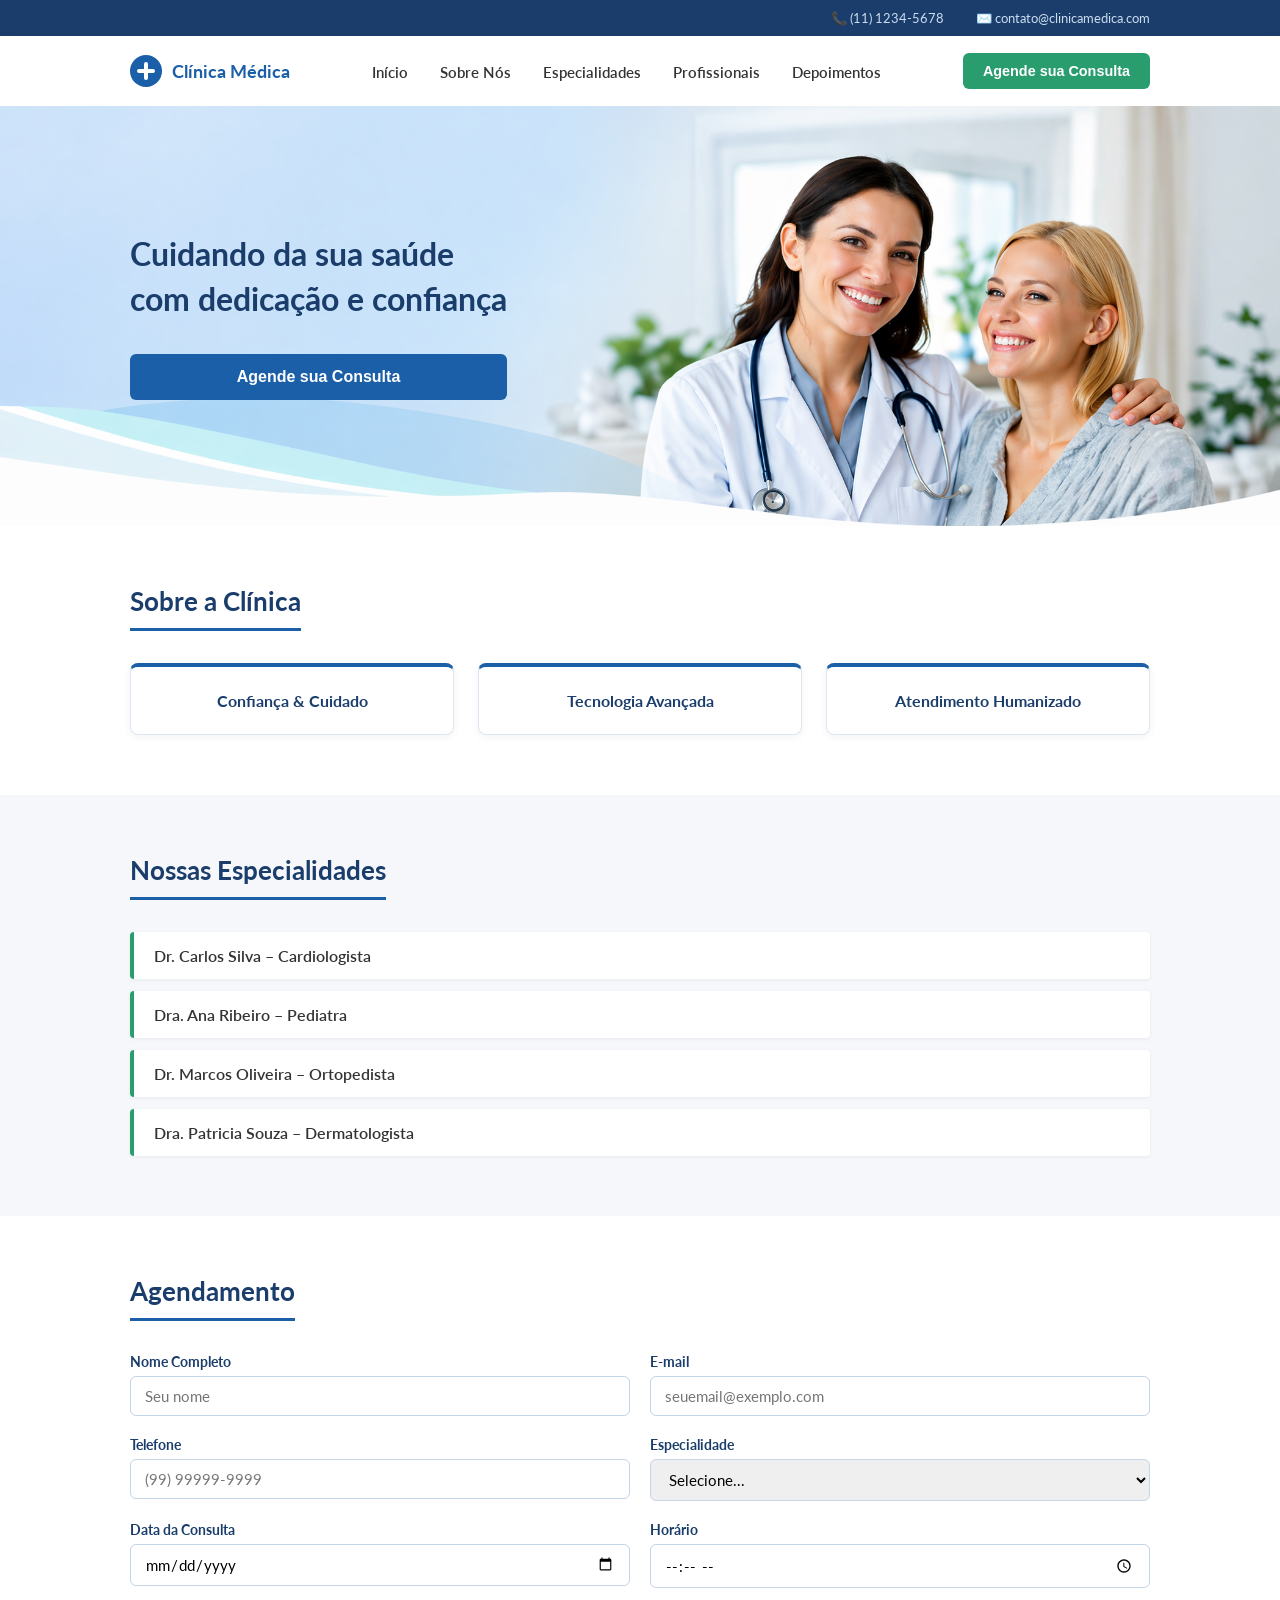
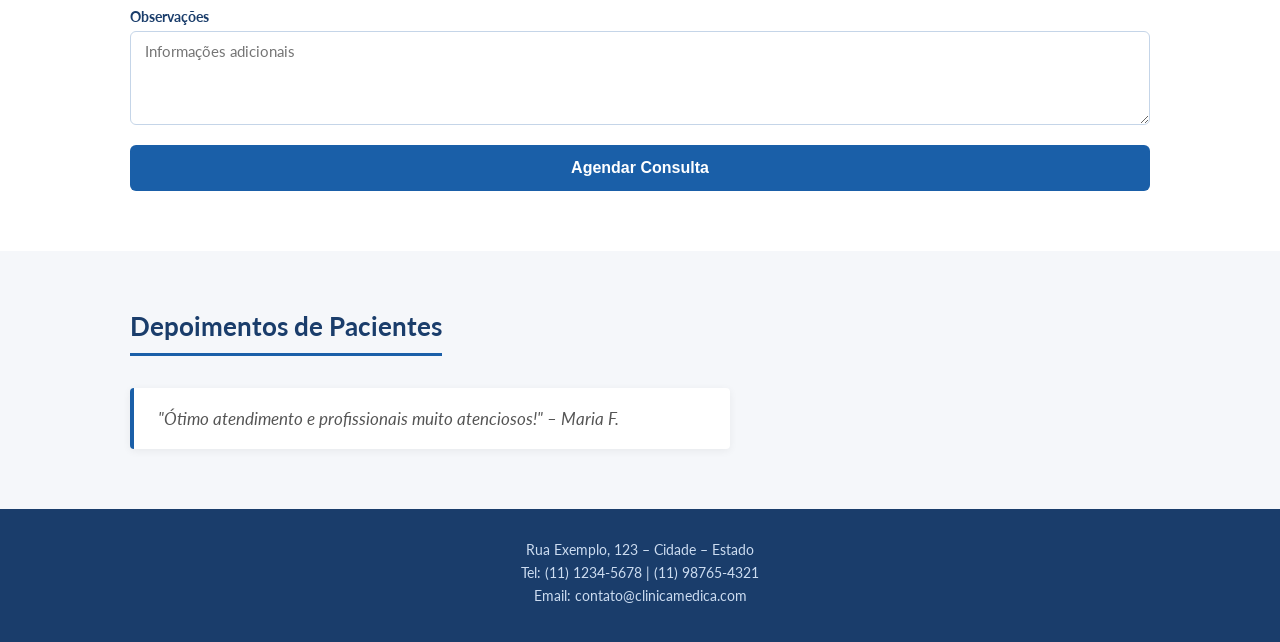
<file: index.html>
<!DOCTYPE html>
<html lang="pt-BR">
<head>
  <meta charset="UTF-8" />
  <meta name="viewport" content="width=device-width, initial-scale=1.0"/>
  <title>Clínica Médica</title>
  <link href="https://fonts.googleapis.com/css2?family=Lato:wght@400;700&display=swap" rel="stylesheet"/>
  <link rel="stylesheet" href="style.css"/>
</head>
<body>

  <!-- ════════ TOPBAR — faixa azul escura no topo ════════ -->
  <div class="topbar">
    <div class="topbar__container">
      <span>📞 (11) 1234-5678</span>
      <span>✉️ contato@clinicamedica.com</span>
    </div>
  </div>

  <!-- ════════ NAVBAR ════════ -->
  <nav class="navbar">
    <div class="navbar__container">

      <!-- Logo SVG inline — não depende de arquivo externo -->
      <a href="#https://luizaugustoti.github.io/site.medico" class="navbar__logo">
        <svg width="32" height="32" viewBox="0 0 32 32" fill="none">
          <circle cx="16" cy="16" r="16" fill="#1a5fa8"/>
          <rect x="14" y="7" width="4" height="18" rx="2" fill="white"/>
          <rect x="7" y="14" width="18" height="4" rx="2" fill="white"/>
        </svg>
        Clínica Médica
      </a>

      <ul class="navbar__links">
        <li><a href="/">Início</a></li>
        <li><a href="#sobre">Sobre Nós</a></li>
        <li><a href="#especialidade">Especialidades</a></li>
        <li><a href="#especialidade">Profissionais</a></li>
        <li><a href="#depoimentos">Depoimentos</a></li>
      </ul>

      <button class="navbar__cta">Agende sua Consulta</button>

      <!-- Botão hamburguer — só aparece no mobile -->
      <button class="navbar__hamburguer" id="hamburguer" aria-label="Abrir menu">
        <span></span>
        <span></span>
        <span></span>
      </button>

    </div>
  </nav>

  <!-- ════════ HERO / BANNER ════════ -->
  <section class="hero">
    <div class="hero__container">

      <div class="hero__texto">
        <h1>Cuidando da sua saúde<br>com dedicação e confiança</h1>
        <button class="hero__cta">Agende sua Consulta</button>
      </div>

    </div>
  </section>

  <!-- ════════ SOBRE A CLÍNICA ════════ -->
  <section id="sobre" class="secao">
    <div class="secao__container">
      <h2>Sobre a Clínica</h2>
      <div class="cards">
        <div class="card">Confiança &amp; Cuidado</div>
        <div class="card">Tecnologia Avançada</div>
        <div class="card">Atendimento Humanizado</div>
      </div>
    </div>
  </section>

  <!-- ════════ ESPECIALIDADES ════════ -->
  <section id="especialidades" class="secao secao--cinza">
    <div class="secao__container">
      <h2>Nossas Especialidades</h2>
      <div class="medicos">
        <div class="medico">Dr. Carlos Silva – Cardiologista</div>
        <div class="medico">Dra. Ana Ribeiro – Pediatra</div>
        <div class="medico">Dr. Marcos Oliveira – Ortopedista</div>
        <div class="medico">Dra. Patricia Souza – Dermatologista</div>
      </div>
    </div>
  </section>

  <!-- ════════ AGENDAMENTO ════════ -->
  <section id="agendamento" class="secao">
    <div class="secao__container">
      <h2>Agendamento</h2>
      <form action="/agendar" method="post" class="formulario">

        <div class="formulario__grupo">
          <label for="nome">Nome Completo</label>
          <input type="text" id="nome" name="nome" placeholder="Seu nome" required>
        </div>

        <div class="formulario__grupo">
          <label for="email">E-mail</label>
          <input type="email" id="email" name="email" placeholder="seuemail@exemplo.com" required>
        </div>

        <div class="formulario__grupo">
          <label for="telefone">Telefone</label>
          <input type="tel" id="telefone" name="telefone" placeholder="(99) 99999-9999" required>
        </div>

        <div class="formulario__grupo">
          <label for="especialidade">Especialidade</label>
          <select id="especialidade" name="especialidade" required>
            <option value="">Selecione...</option>
            <option value="clinico">Clínico Geral</option>
            <option value="cardiologia">Cardiologia</option>
            <option value="dermatologia">Dermatologia</option>
            <option value="ginecologia">Ginecologia</option>
          </select>
        </div>

        <div class="formulario__grupo">
          <label for="data">Data da Consulta</label>
          <input type="date" id="data" name="data" required>
        </div>

        <div class="formulario__grupo">
          <label for="hora">Horário</label>
          <input type="time" id="hora" name="hora" required>
        </div>

        <div class="formulario__grupo formulario__grupo--largo">
          <label for="observacoes">Observações</label>
          <textarea id="observacoes" name="observacoes" rows="4" placeholder="Informações adicionais"></textarea>
        </div>

        <div class="formulario__grupo formulario__grupo--largo">
          <button type="submit" class="formulario__btn">Agendar Consulta</button>
        </div>

      </form>
    </div>
  </section>

  <!-- ════════ DEPOIMENTOS ════════ -->
  <section id="depoimentos" class="secao secao--cinza">
    <div class="secao__container">
      <h2>Depoimentos de Pacientes</h2>
      <blockquote class="depoimento">
        "Ótimo atendimento e profissionais muito atenciosos!" – Maria F.
      </blockquote>
    </div>
  </section>

  <!-- ════════ RODAPÉ ════════ -->
  <footer class="rodape">
    <div class="secao__container">
      <p>Rua Exemplo, 123 – Cidade – Estado</p>
      <p>Tel: (11) 1234-5678 | (11) 98765-4321</p>
      <p>Email: contato@clinicamedica.com</p>
    </div>
  </footer>

  <script>
    const hamburguer = document.getElementById('hamburguer');
    const menu = document.querySelector('.navbar__links');

    hamburguer.addEventListener('click', function() {
      menu.classList.toggle('navbar__links--aberto');
      hamburguer.classList.toggle('navbar__hamburguer--ativo');
    });

    // Fecha o menu ao clicar em um link
    document.querySelectorAll('.navbar__links a').forEach(link => {
      link.addEventListener('click', () => {
        menu.classList.remove('navbar__links--aberto');
        hamburguer.classList.remove('navbar__hamburguer--ativo');
      });
    });
  </script>
</body>
</html>
</file>
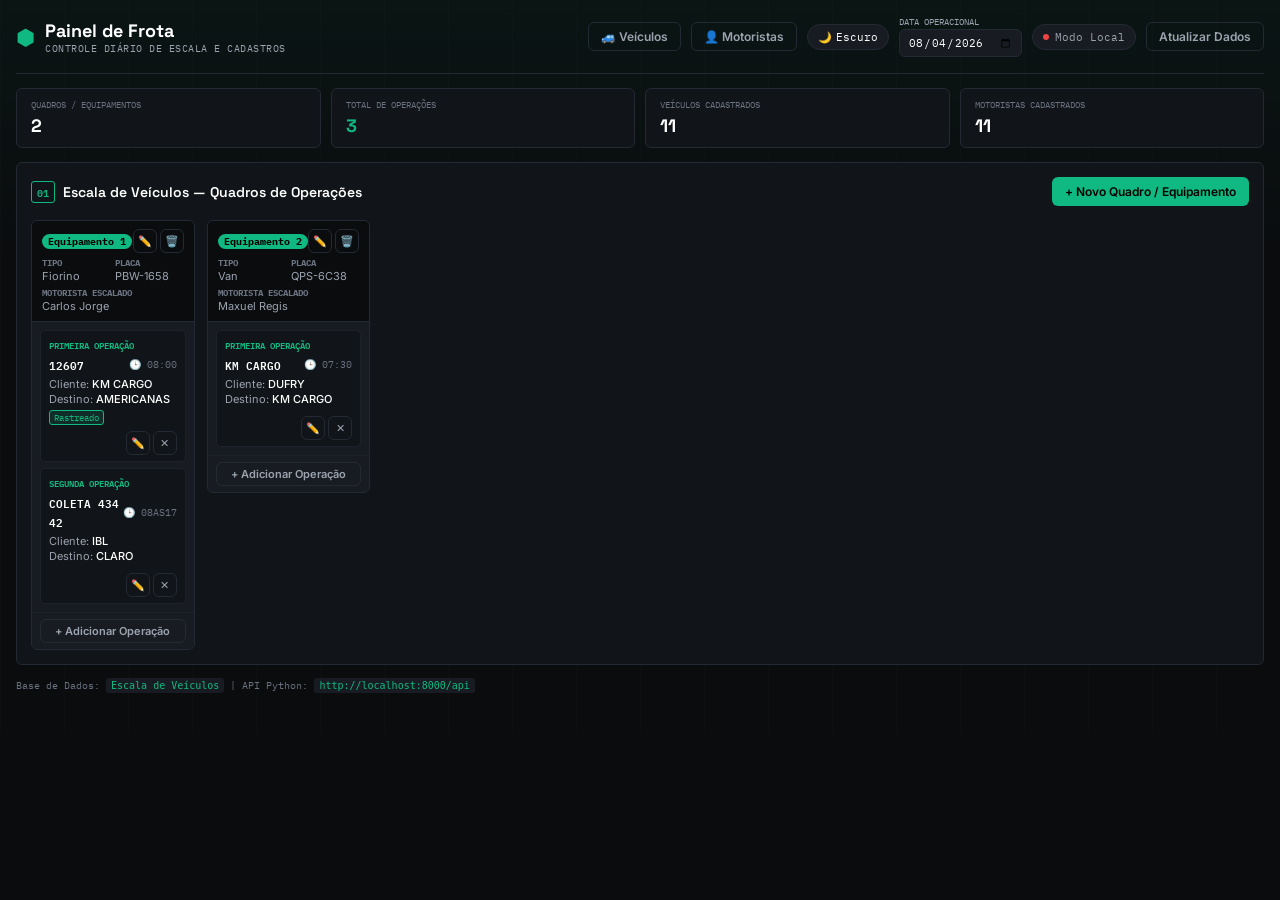
<file: Painel de Frota V4/index.html>
<!DOCTYPE html>
<html lang="pt-BR" data-theme="dark">
<head>
  <meta charset="UTF-8">
  <meta name="viewport" content="width=device-width, initial-scale=1.0">
  <title>Painel Kanban — Gestão Operacional de Frota</title>

  <!-- Tipografia -->
  <link rel="preconnect" href="https://fonts.googleapis.com">
  <link rel="preconnect" href="https://fonts.gstatic.com" crossorigin>
  <link href="https://fonts.googleapis.com/css2?family=IBM+Plex+Mono:wght@400;500;600&family=Inter:wght@400;500;600;700&family=Space+Grotesk:wght@600;700&display=swap" rel="stylesheet">

  <link rel="stylesheet" href="style.css">
</head>
<body>
  <div class="app">

    <!-- TOPO DE CONTROLE -->
    <header class="topbar">
      <div class="brand">
        <div class="brand-mark">⬢</div>
        <div class="brand-text">
          <h1>Painel de Frota</h1>
          <div class="brand-sub">CONTROLE DIÁRIO DE ESCALA E CADASTROS</div>
        </div>
      </div>

      <div class="topbar-controls">
        <!-- BOTÕES DE GESTÃO DE CADASTROS -->
        <button class="btn btn-ghost" id="btnManageVeiculos">🚙 Veículos</button>
        <button class="btn btn-ghost" id="btnManageMotoristas">👤 Motoristas</button>

        <button id="themeToggleBtn" class="theme-toggle" type="button" title="Alternar tema">
          <span id="themeIcon">🌙</span> <span id="themeLabel">Escuro</span>
        </button>

        <label class="date-field">
          Data Operacional
          <input type="date" id="inputDate">
        </label>

        <div class="conn-status" id="connStatus" data-state="offline" title="Status da conexão com a API Python">
          <span class="dot"></span>
          <span id="connLabel">Modo Local</span>
        </div>

        <button class="btn btn-ghost" id="btnSync">Atualizar Dados</button>
      </div>
    </header>

    <!-- RESUMO DE KPIs -->
    <section class="summary-bar" id="summaryBar">
      <div class="summary-card">
        <span class="label">Quadros / Equipamentos</span>
        <span class="value" id="kpiTotalEquipes">0</span>
      </div>
      <div class="summary-card">
        <span class="label">Total de Operações</span>
        <span class="value accent" id="kpiTotalOperacoes">0</span>
      </div>
      <div class="summary-card">
        <span class="label">Veículos Cadastrados</span>
        <span class="value" id="kpiTotalVeiculosCadastrados">0</span>
      </div>
      <div class="summary-card">
        <span class="label">Motoristas Cadastrados</span>
        <span class="value" id="kpiTotalMotoristasCadastrados">0</span>
      </div>
    </section>

    <!-- ÁREA KANBAN COM OS QUADROS COMPACTOS -->
    <main class="panel">
      <div class="panel-head">
        <h2>
          <span class="idx">01</span>
          Escala de Veículos — Quadros de Operações
        </h2>
        <div class="panel-head-right">
          <button class="btn btn-primary" id="btnAddEquipe">+ Novo Quadro / Equipamento</button>
        </div>
      </div>

      <!-- Container Grid dos Quadros Kanban -->
      <div class="kanban-grid" id="kanbanGrid"></div>
    </main>

    <footer class="statusbar">
      Base de Dados: <code id="lblDataInfo">Escala de Veículos</code> | API Python: <code>http://localhost:8000/api</code>
    </footer>
  </div>

  <!-- MODAL: CADASTRAR / EDITAR QUADRO KANBAN (COM SELEÇÃO DE VEÍCULO E MOTORISTA) -->
  <dialog id="modalEquipe" class="modal">
    <form method="dialog" class="modal-form" id="formEquipe">
      <h3 id="modalEquipeTitle">Adicionar Quadro</h3>
      <input type="hidden" id="eqId">

      <div class="modal-grid">
        <label style="grid-column: span 2;">
          Nome / Equipamento *
          <input type="text" id="eqNome" placeholder="Ex: Equipamento 1" required>
        </label>

        <!-- SELEÇÃO DE VEÍCULO DA LISTA -->
        <label style="grid-column: span 2;">
          Selecionar Veículo Cadastrado
          <select id="selectVeiculo">
            <option value="">-- Selecione para preencher automático --</option>
          </select>
        </label>

        <label>
          Tipo de Veículo *
          <input type="text" id="eqTipo" placeholder="Ex: Fiorino, Van, Toco..." required>
        </label>

        <label>
          Placa *
          <input type="text" id="eqPlaca" placeholder="Ex: PBW-1658" required>
        </label>

        <!-- SELEÇÃO DE MOTORISTA DA LISTA -->
        <label style="grid-column: span 2;">
          Selecionar Motorista Cadastrado *
          <select id="selectMotorista">
            <option value="">-- Selecione um Motorista --</option>
          </select>
        </label>
      </div>

      <div class="modal-actions">
        <button type="button" class="btn btn-ghost" id="btnCancelEquipe">Cancelar</button>
        <button type="submit" class="btn btn-primary">Salvar Quadro</button>
      </div>
    </form>
  </dialog>

  <!-- MODAL: GESTÃO DE CADASTRO DE VEÍCULOS -->
  <dialog id="modalManageVeiculos" class="modal modal-large">
    <div class="modal-form">
      <h3>Cadastrar Novo Veículo</h3>
      <form id="formCadVeiculo" class="modal-grid">
        <label>
          Tipo do Veículo *
          <input type="text" id="cadTipoVeiculo" placeholder="Ex: Fiorino, Van, Toco" required>
        </label>
        <label>
          Placa *
          <input type="text" id="cadPlacaVeiculo" placeholder="Ex: PBW-1658" required>
        </label>
        <div style="grid-column: span 2; text-align: right;">
          <button type="submit" class="btn btn-primary">+ Cadastrar Veículo</button>
        </div>
      </form>

      <hr class="modal-divider">

      <h3>Veículos Cadastrados</h3>
      <div class="table-container">
        <table class="data-table">
          <thead>
            <tr>
              <th>Tipo</th>
              <th>Placa</th>
              <th style="width: 60px;">Ação</th>
            </tr>
          </thead>
          <tbody id="tblVeiculosBody"></tbody>
        </table>
      </div>

      <div class="modal-actions">
        <button type="button" class="btn btn-ghost" id="btnCloseVeiculos">Fechar</button>
      </div>
    </div>
  </dialog>

  <!-- MODAL: GESTÃO DE CADASTRO DE MOTORISTAS -->
  <dialog id="modalManageMotoristas" class="modal modal-large">
    <div class="modal-form">
      <h3>Cadastrar Novo Motorista</h3>
      <form id="formCadMotorista" class="modal-grid">
        <label style="grid-column: span 2;">
          Nome Completo do Motorista *
          <input type="text" id="cadNomeMotorista" placeholder="Ex: Carlos Jorge" required>
        </label>
        <label style="grid-column: span 2;">
          CPF
          <input type="text" id="cadCpfMotorista" placeholder="Ex: 000.000.000-00">
        </label>
        <div style="grid-column: span 2; text-align: right;">
          <button type="submit" class="btn btn-primary">+ Cadastrar Motorista</button>
        </div>
      </form>

      <hr class="modal-divider">

      <h3>Motoristas Cadastrados</h3>
      <div class="table-container">
        <table class="data-table">
          <thead>
            <tr>
              <th>Nome</th>
              <th>CPF</th>
              <th style="width: 60px;">Ação</th>
            </tr>
          </thead>
          <tbody id="tblMotoristasBody"></tbody>
        </table>
      </div>

      <div class="modal-actions">
        <button type="button" class="btn btn-ghost" id="btnCloseMotoristas">Fechar</button>
      </div>
    </div>
  </dialog>

  <!-- MODAL: CADASTRAR / EDITAR OPERAÇÃO -->
  <dialog id="modalOperacao" class="modal">
    <form method="dialog" class="modal-form" id="formOperacao">
      <h3 id="modalOperacaoTitle">Adicionar Operação</h3>
      <input type="hidden" id="opId">
      <input type="hidden" id="opEquipeId">

      <div class="modal-grid">
        <label style="grid-column: span 2;">
          Bloco de Operação
          <select id="opBloco">
            <option value="Primeira Operação">Primeira Operação</option>
            <option value="Segunda Operação">Segunda Operação</option>
            <option value="Terceira Operação">Terceira Operação</option>
          </select>
        </label>

        <label style="grid-column: span 2;">
          CT-e / Documento
          <input type="text" id="opCte" placeholder="Ex: 12607 ou COLETA 43442">
        </label>

        <label>
          Cliente
          <input type="text" id="opCliente" placeholder="Ex: KM CARGO">
        </label>

        <label>
          Destinatário
          <input type="text" id="opDestinatario" placeholder="Ex: AMERICANAS">
        </label>

        <label style="grid-column: span 2;">
          Horário Previsto
          <input type="text" id="opHorario" placeholder="Ex: 08:00 ou 08AS17">
        </label>

        <div style="display: flex; gap: 16px; align-items: center; grid-column: span 2; margin-top: 6px;">
          <label class="check-field">
            <input type="checkbox" id="opRastreado"> Rastreado
          </label>
          <label class="check-field">
            <input type="checkbox" id="opAjudante"> Ajudante
          </label>
        </div>
      </div>

      <div class="modal-actions">
        <button type="button" class="btn btn-ghost" id="btnCancelOperacao">Cancelar</button>
        <button type="submit" class="btn btn-primary">Salvar Operação</button>
      </div>
    </form>
  </dialog>

  <script src="app.js"></script>
</body>
</html>
</file>
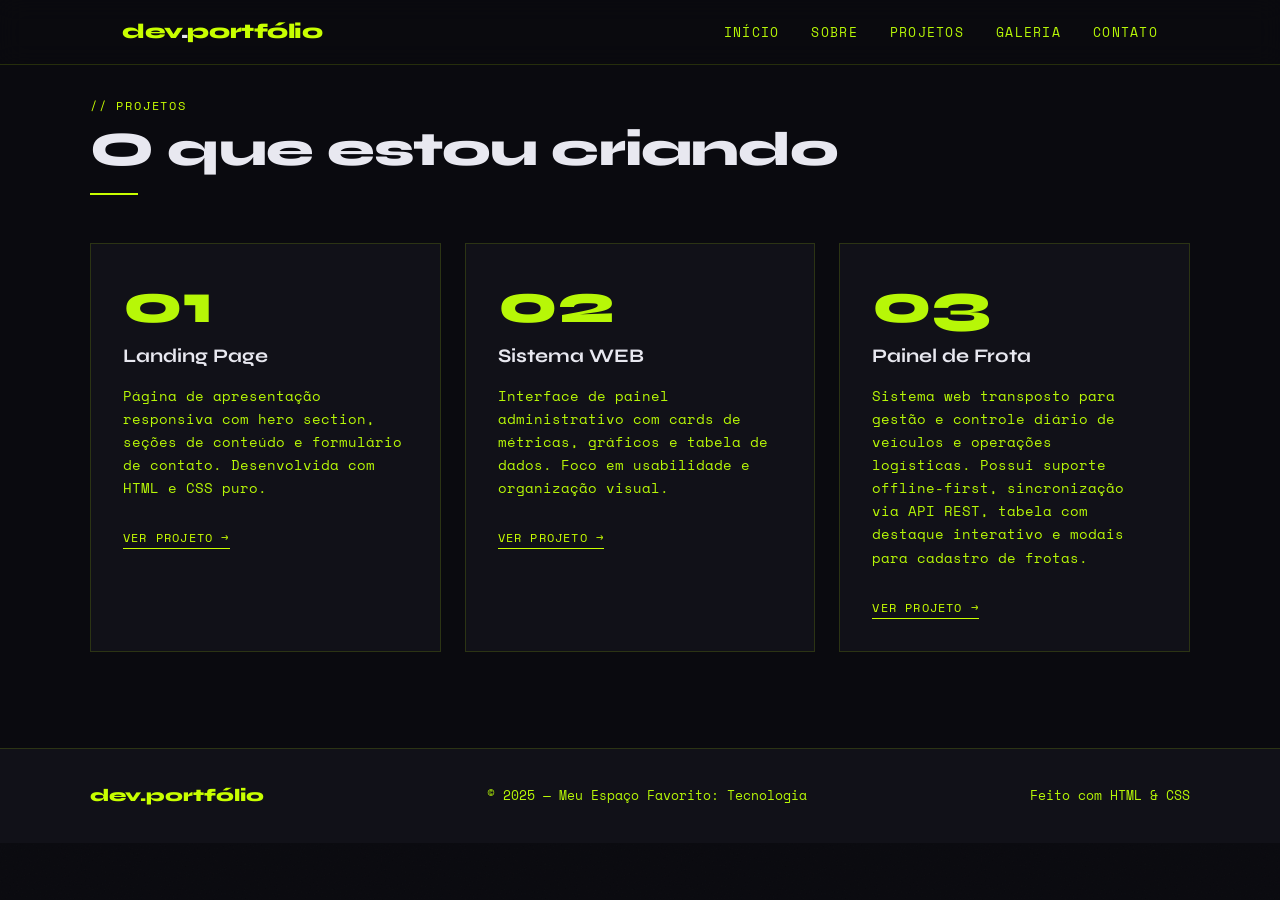
<file: pages/cards.html>
<!DOCTYPE html>
<html lang="pt-BR">
<head>
  <meta charset="UTF-8" />
  <meta name="viewport" content="width=device-width, initial-scale=1.0" />
  <title>Projetos | Dev Portfólio</title>
  <link rel="preconnect" href="https://fonts.googleapis.com" />
  <link href="https://fonts.googleapis.com/css2?family=Space+Mono:ital,wght@0,400;0,700;1,400&family=Syne:wght@400;700;800&display=swap" rel="stylesheet" />
  <link rel="stylesheet" href="../css/style.css" />
</head>
<body>

  <div class="nav-overlay"></div>

  <header>
    <nav>
      <a href="../index.html" class="logo">dev<span>.</span>portfólio</a>

      <button class="hamburger" aria-label="Abrir menu" aria-expanded="false">
        <span></span>
        <span></span>
        <span></span>
      </button>

      <ul class="nav-links">
        <li><a href="../index.html">Início</a></li>
        <li><a href="sobre.html">Sobre</a></li>
        <li><a href="cards.html">Projetos</a></li>
        <li><a href="galeria.html">Galeria</a></li>
        <li><a href="contato.html">Contato</a></li>
      </ul>
    </nav>
  </header>

  <main>
    <section id="cards">
      <div class="container">
        <p class="section-label reveal">// projetos</p>
        <h2 class="section-title reveal">O que estou criando</h2>
        <div class="divider reveal"></div>

        <div class="cards-grid">

          <div class="card reveal">
            <div class="card-num">01</div>
            <h3>Landing Page</h3>
            <p>
              Página de apresentação responsiva com hero section, seções de conteúdo
              e formulário de contato. Desenvolvida com HTML e CSS puro.
            </p>
            <button class="card-btn" onclick="window.open('../sist.med/index.html', '_blank')">Ver Projeto →</button>
          </div>

          <div class="card reveal">
            <div class="card-num">02</div>
            <h3>Sistema WEB</h3>
            <p>
              Interface de painel administrativo com cards de métricas, gráficos
              e tabela de dados. Foco em usabilidade e organização visual.
            </p>
            <button class="card-btn" onclick="window.open('../sist.med/login/login.html', '_blank')">Ver Projeto →</button>
          </div>

          <div class="card reveal">
            <div class="card-num">03</div>
            <h3>Painel de Frota</h3>
            <p>
              Sistema web transposto para gestão e controle diário de veículos e operações logísticas. 
              Possui suporte offline-first, sincronização via API REST, tabela com destaque interativo e modais para cadastro de frotas.
            </p>
            <button class="card-btn" onclick="window.open('../Painel de Frota V4/index.html', '_blank')">Ver Projeto →</button>
          </div>

        </div>
      </div>
    </section>
  </main>

  <footer>
    <div class="footer-inner">
      <span class="footer-logo">dev.portfólio</span>
      <p>© 2025 — Meu Espaço Favorito: Tecnologia</p>
      <p>Feito com HTML &amp; CSS</p>
    </div>
  </footer>

  <script src="../js/main.js"></script>
</body>
</html>
</file>
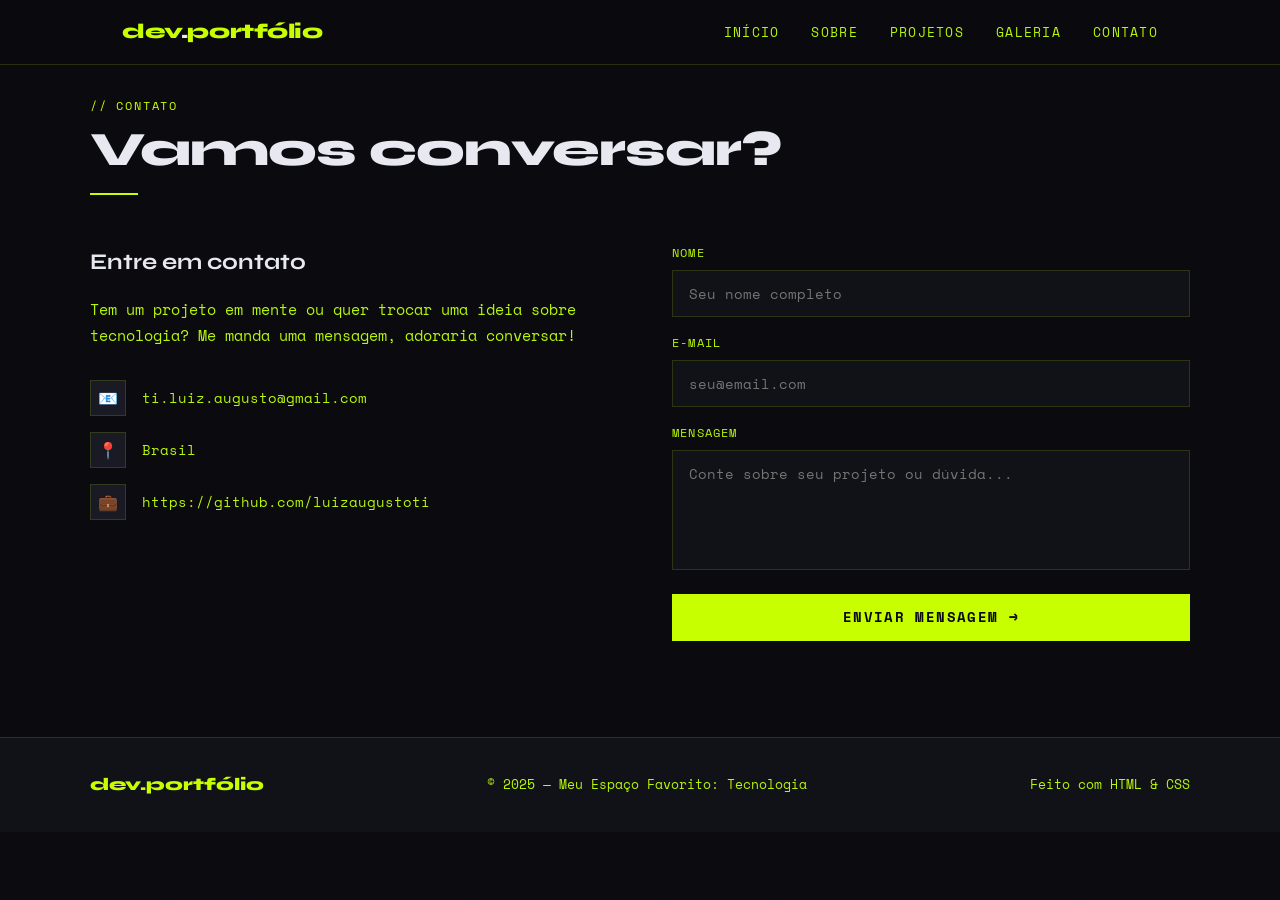
<file: pages/contato.html>
<!DOCTYPE html>
<html lang="pt-BR">
<head>
  <meta charset="UTF-8" />
  <meta name="viewport" content="width=device-width, initial-scale=1.0" />
  <title>Contato | Dev Portfólio</title>
  <link rel="preconnect" href="https://fonts.googleapis.com" />
  <link href="https://fonts.googleapis.com/css2?family=Space+Mono:ital,wght@0,400;0,700;1,400&family=Syne:wght@400;700;800&display=swap" rel="stylesheet" />
  <link rel="stylesheet" href="../css/style.css" />
</head>
<body>

  <div class="nav-overlay"></div>

  <header>
    <nav>
      <a href="../index.html" class="logo">dev<span>.</span>portfólio</a>

      <button class="hamburger" aria-label="Abrir menu" aria-expanded="false">
        <span></span>
        <span></span>
        <span></span>
      </button>

      <ul class="nav-links">
        <li><a href="../index.html">Início</a></li>
        <li><a href="sobre.html">Sobre</a></li>
        <li><a href="cards.html">Projetos</a></li>
        <li><a href="galeria.html">Galeria</a></li>
        <li><a href="contato.html">Contato</a></li>
      </ul>
    </nav>
  </header>

  <main>
    <section id="contato">
      <div class="container">
        <p class="section-label reveal">// contato</p>
        <h2 class="section-title reveal">Vamos conversar?</h2>
        <div class="divider reveal"></div>

        <div class="contato-grid">
          <div class="contato-info reveal">
            <h3>Entre em contato</h3>
            <p>
              Tem um projeto em mente ou quer trocar uma ideia sobre tecnologia?
              Me manda uma mensagem, adoraria conversar!
            </p>

            <div class="contact-item">
              <div class="contact-icon">📧</div>
              <span>ti.luiz.augusto@gmail.com</span>
            </div>
            <div class="contact-item">
              <div class="contact-icon">📍</div>
              <span>Brasil</span>
            </div>
            <div class="contact-item">
              <div class="contact-icon">💼</div>
              <span>https://github.com/luizaugustoti</span>
            </div>
          </div>

          <div class="reveal">
            <form onsubmit="handleSubmit(event)">
              <div class="form-group">
                <label for="nome">Nome</label>
                <input type="text" id="nome" name="nome" placeholder="Seu nome completo" required />
              </div>
              <div class="form-group">
                <label for="email">E-mail</label>
                <input type="email" id="email" name="email" placeholder="seu@email.com" required />
              </div>
              <div class="form-group">
                <label for="mensagem">Mensagem</label>
                <textarea id="mensagem" name="mensagem" placeholder="Conte sobre seu projeto ou dúvida..." required></textarea>
              </div>
              <button
                type="submit"
                class="btn"
                style="margin-top:.5rem; border:none; width:100%; text-align:center;"
              >
                Enviar Mensagem →
              </button>
            </form>
          </div>
        </div>
      </div>
    </section>
  </main>

  <footer>
    <div class="footer-inner">
      <span class="footer-logo">dev.portfólio</span>
      <p>© 2025 — Meu Espaço Favorito: Tecnologia</p>
      <p>Feito com HTML &amp; CSS</p>
    </div>
  </footer>

  <script src="../js/main.js"></script>
</body>
</html>
</file>
<file: style.css>
/* ══════════════════════════════════════
   TOPBAR — faixa azul escura no topo
══════════════════════════════════════ */
.topbar {
  background: #1a3d6b;      /* azul escuro */
  height: 36px;
}

.topbar__container {
  max-width: 1100px;
  margin: 0 auto;
  padding: 0 40px;
  height: 100%;
  display: flex;
  align-items: center;
  justify-content: flex-end; /* informações alinhadas à direita */
  gap: 32px;
}

.topbar__container span {
  color: #ccdcf0;
  font-size: 0.82rem;
}

/* ══════════════════════════════════════
   RESET
══════════════════════════════════════ */
*, *::before, *::after {
  box-sizing: border-box;
  margin: 0;
  padding: 0;
}

body {
  font-family: 'Lato', sans-serif;
  color: #333;
  background: #ffffff;
}

/* ══════════════════════════════════════
   UTILITÁRIO — container centralizado
══════════════════════════════════════ */
.secao__container {
  max-width: 1100px;
  margin: 0 auto;
  padding: 0 40px;
}

/* ══════════════════════════════════════
   NAVBAR
══════════════════════════════════════ */
.navbar {
  background: #ffffff;
  box-shadow: 0 2px 8px rgba(0,0,0,0.08);
  height: 70px;
}

.navbar__container {
  max-width: 1100px;
  margin: 0 auto;
  padding: 0 40px;
  height: 100%;
  display: flex;
  align-items: center;
  justify-content: space-between;
}

/* Logo: ícone SVG + texto lado a lado */
.navbar__logo {
  display: flex;
  align-items: center;
  gap: 10px;
  text-decoration: none;
  color: #1a5fa8;
  font-size: 1.15rem;
  font-weight: 700;
  white-space: nowrap;
}

.navbar__links {
  display: flex;
  align-items: center;
  gap: 32px;
  list-style: none;
}

.navbar__links a {
  text-decoration: none;
  color: #333;
  font-size: 0.95rem;
  font-weight: 600;
  transition: color 0.2s;
}

.navbar__links a:hover { color: #1a5fa8; }

.navbar__cta {
  background: #2a9d6e;
  color: #fff;
  border: none;
  padding: 10px 20px;
  border-radius: 6px;
  font-size: 0.9rem;
  font-weight: 700;
  cursor: pointer;
  white-space: nowrap;
  transition: background 0.2s, transform 0.1s;
}

.navbar__cta:hover {
  background: #238860;
  transform: translateY(-1px);
}

/* ══════════════════════════════════════
   HERO — banner principal
══════════════════════════════════════ */
.hero {
  /* A imagem do banner já tem fundo + foto tudo junto */
  background-image: url('Imagens/image001.png');
  background-size: cover;        /* cobre toda a área */
  background-position: center;   /* centraliza a imagem */
  background-repeat: no-repeat;
  min-height: 420px;
}

.hero__container {
  max-width: 1100px;
  margin: 0 auto;
  padding: 0 40px;
  min-height: 420px;
  display: flex;
  align-items: center;
  justify-content: flex-start;   /* texto alinhado à esquerda */
}

/* Texto à esquerda sobre o banner */
.hero__texto {
  max-width: 420px;
  display: flex;
  flex-direction: column;
  justify-content: center;
}

.hero__texto h1 {
  font-size: 2rem;
  color: #1a3d6b;
  line-height: 1.4;
  margin-bottom: 32px;
}

.hero__cta {
  background: #1a5fa8;
  color: #fff;
  border: none;
  padding: 14px 28px;
  border-radius: 6px;
  font-size: 1rem;
  font-weight: 700;
  cursor: pointer;
  transition: background 0.2s, transform 0.1s;
}

.hero__cta:hover {
  background: #154d8c;
  transform: translateY(-1px);
}

/* Imagem à direita — colada na base e na borda */
.hero__imagem {
  flex: 1;
  display: flex;
  align-items: flex-end;    /* cola foto na base */
  justify-content: flex-end;
  /* Estica até a borda direita da tela usando vw */
  width: calc(50vw);
  margin-right: calc(-50vw + 50%);
  overflow: hidden;
}

.hero__imagem img {
  width: 100%;
  height: 100%;
  object-fit: cover;
  object-position: top center;
  display: block;
}

/* ══════════════════════════════════════
   SEÇÕES GENÉRICAS
══════════════════════════════════════ */
.secao {
  padding: 60px 0;
}

.secao--cinza {
  background: #f5f7fa;
}

.secao h2 {
  font-size: 1.6rem;
  color: #1a3d6b;
  margin-bottom: 32px;
  padding-bottom: 12px;
  border-bottom: 3px solid #1a5fa8;
  display: inline-block;
}

/* ══════════════════════════════════════
   CARDS — Sobre a Clínica
══════════════════════════════════════ */
.cards {
  display: flex;
  gap: 24px;
  flex-wrap: wrap;
}

.card {
  flex: 1;
  min-width: 200px;
  background: #ffffff;
  border: 1px solid #dce6f0;
  border-top: 4px solid #1a5fa8;
  border-radius: 8px;
  padding: 24px 20px;
  font-weight: 700;
  color: #1a3d6b;
  text-align: center;
  box-shadow: 0 2px 8px rgba(0,0,0,0.05);
}

/* ══════════════════════════════════════
   MÉDICOS — Especialidades
══════════════════════════════════════ */
.medicos {
  display: flex;
  flex-direction: column;
  gap: 12px;
}

.medico {
  background: #ffffff;
  border-left: 4px solid #2a9d6e;
  padding: 14px 20px;
  border-radius: 4px;
  font-weight: 600;
  color: #333;
  box-shadow: 0 1px 4px rgba(0,0,0,0.06);
}

/* ══════════════════════════════════════
   FORMULÁRIO — Agendamento
══════════════════════════════════════ */
.formulario {
  display: grid;
  grid-template-columns: 1fr 1fr;
  gap: 20px;
}

.formulario__grupo {
  display: flex;
  flex-direction: column;
  gap: 6px;
}

.formulario__grupo--largo {
  grid-column: 1 / -1;
}

.formulario__grupo label {
  font-size: 0.9rem;
  font-weight: 700;
  color: #1a3d6b;
}

.formulario__grupo input,
.formulario__grupo select,
.formulario__grupo textarea {
  padding: 10px 14px;
  border: 1px solid #c5d5e8;
  border-radius: 6px;
  font-size: 0.95rem;
  font-family: inherit;
  transition: border-color 0.2s;
  outline: none;
}

.formulario__grupo input:focus,
.formulario__grupo select:focus,
.formulario__grupo textarea:focus {
  border-color: #1a5fa8;
}

.formulario__btn {
  background: #1a5fa8;
  color: #fff;
  border: none;
  padding: 14px 32px;
  border-radius: 6px;
  font-size: 1rem;
  font-weight: 700;
  cursor: pointer;
  transition: background 0.2s, transform 0.1s;
}

.formulario__btn:hover {
  background: #154d8c;
  transform: translateY(-1px);
}

/* ══════════════════════════════════════
   DEPOIMENTO
══════════════════════════════════════ */
.depoimento {
  background: #ffffff;
  border-left: 4px solid #1a5fa8;
  padding: 20px 24px;
  border-radius: 4px;
  font-size: 1.05rem;
  color: #555;
  font-style: italic;
  box-shadow: 0 2px 8px rgba(0,0,0,0.06);
  max-width: 600px;
}

/* ══════════════════════════════════════
   RODAPÉ
══════════════════════════════════════ */
.rodape {
  background: #1a3d6b;
  color: #ccdcf0;
  padding: 32px 0;
  text-align: center;
}

.rodape p {
  margin-bottom: 6px;
  font-size: 0.9rem;
}


/* ══════════════════════════════════════
   RESPONSIVO
   Breakpoints:
   - Tablet: até 1024px
   - Celular: até 768px
══════════════════════════════════════ */

/* ── HAMBURGUER — escondido no desktop ── */
.navbar__hamburguer {
  display: none;            /* invisível no desktop */
  flex-direction: column;
  justify-content: center;
  gap: 5px;
  background: none;
  border: none;
  cursor: pointer;
  padding: 4px;
  z-index: 100;
}

.navbar__hamburguer span {
  display: block;
  width: 26px;
  height: 3px;
  background: #1a5fa8;
  border-radius: 3px;
  transition: all 0.3s ease;
}

/* Animação: ☰ vira X quando ativo */
.navbar__hamburguer--ativo span:nth-child(1) {
  transform: translateY(8px) rotate(45deg);
}
.navbar__hamburguer--ativo span:nth-child(2) {
  opacity: 0;
}
.navbar__hamburguer--ativo span:nth-child(3) {
  transform: translateY(-8px) rotate(-45deg);
}


/* ════════════════════════════════
   TABLET — até 1024px
════════════════════════════════ */
@media (max-width: 1024px) {

  /* Topbar: só e-mail e telefone menores */
  .topbar__container {
    padding: 0 24px;
    gap: 16px;
  }

  /* Navbar */
  .navbar__container {
    padding: 0 24px;
  }

  .navbar__links {
    gap: 20px;
  }

  .navbar__links a {
    font-size: 0.88rem;
  }

  .navbar__cta {
    padding: 8px 14px;
    font-size: 0.85rem;
  }

  /* Hero */
  .hero__container {
    padding: 0 24px;
  }

  .hero__texto h1 {
    font-size: 1.7rem;
  }

  /* Seções */
  .secao__container {
    padding: 0 24px;
  }

  /* Formulário: 2 colunas mantidas no tablet */
}


/* ════════════════════════════════
   CELULAR — até 768px
════════════════════════════════ */
@media (max-width: 768px) {

  /* ── Topbar ── */
  .topbar__container {
    justify-content: center;
    gap: 12px;
    padding: 0 16px;
  }

  .topbar__container span {
    font-size: 0.75rem;
  }

  /* ── Navbar ── */
  .navbar {
    height: auto;           /* altura flexível para abrir o menu */
    position: relative;
  }

  .navbar__container {
    padding: 0 16px;
    height: 64px;
    flex-wrap: wrap;        /* permite que o menu quebre para baixo */
  }

  /* Esconde o botão CTA e os links no mobile */
  .navbar__cta {
    display: none;
  }

  /* Mostra o botão hamburguer */
  .navbar__hamburguer {
    display: flex;
  }

  /* Menu fechado: escondido */
  .navbar__links {
    display: none;
    flex-direction: column;
    align-items: flex-start;
    gap: 0;
    width: 100%;
    background: #ffffff;
    border-top: 1px solid #eef2f7;
    padding: 8px 0 16px;
  }

  /* Menu aberto: aparece */
  .navbar__links--aberto {
    display: flex;
  }

  .navbar__links li {
    width: 100%;
  }

  .navbar__links a {
    display: block;
    padding: 12px 16px;
    font-size: 1rem;
    border-bottom: 1px solid #f0f4f8;
  }

  /* ── Hero ── */
  .hero {
    background-position: right center; /* foca no rosto no mobile */
    min-height: 320px;
  }

  .hero__container {
    padding: 40px 16px;
    min-height: 320px;
  }

  .hero__texto {
    max-width: 100%;
  }

  .hero__texto h1 {
    font-size: 1.4rem;
    color: #1a3d6b;
    /* Sombra leve para o texto ficar legível sobre a foto */
    text-shadow: 0 1px 6px rgba(255,255,255,0.8);
  }

  .hero__cta {
    padding: 12px 22px;
    font-size: 0.95rem;
  }

  /* ── Seções ── */
  .secao__container {
    padding: 0 16px;
  }

  .secao {
    padding: 40px 0;
  }

  /* Cards empilhados */
  .cards {
    flex-direction: column;
  }

  .card {
    min-width: unset;
  }

  /* Formulário: 1 coluna no mobile */
  .formulario {
    grid-template-columns: 1fr;
  }

  .formulario__grupo--largo {
    grid-column: 1;
  }

  /* Rodapé */
  .rodape {
    padding: 24px 16px;
  }
}
</file>
<file: Painel de Frota V4/style.css>
/* ============================================================
   Painel Kanban — Estilos e Temas (Claro e Escuro)
   ============================================================ */

/* Tema Escuro (Padrão) */
:root, [data-theme="dark"] {
  --ink: #0a0c0e;
  --panel: #111418;
  --panel-raised: #181c22;
  --border: #242a33;
  --border-soft: #1d222a;
  
  --text: #ffffff;
  --text-dim: #9ca3af;
  --text-faint: #6b7280;
  
  --green: #10b981;
  --green-hover: #059669;
  --green-dim: #064e3b;
  --green-glow: rgba(16, 185, 129, 0.15);
  
  --red: #ef4444;
  --bg-pattern: repeating-linear-gradient(90deg, rgba(255,255,255,0.01) 0px, rgba(255,255,255,0.01) 1px, transparent 1px, transparent 64px);
  --modal-backdrop: rgba(0, 0, 0, 0.8);
}

/* Tema Claro */
[data-theme="light"] {
  --ink: #f8fafc;
  --panel: #ffffff;
  --panel-raised: #f1f5f9;
  --border: #e2e8f0;
  --border-soft: #cbd5e1;
  
  --text: #0f172a;
  --text-dim: #475569;
  --text-faint: #94a3b8;
  
  --green: #10b981;
  --green-hover: #059669;
  --green-dim: #d1fae5;
  --green-glow: rgba(16, 185, 129, 0.12);
  
  --red: #dc2626;
  --bg-pattern: repeating-linear-gradient(90deg, rgba(0,0,0,0.02) 0px, rgba(0,0,0,0.02) 1px, transparent 1px, transparent 64px);
  --modal-backdrop: rgba(15, 23, 42, 0.5);
}

:root {
  --radius: 6px;
  --mono: "IBM Plex Mono", ui-monospace, monospace;
  --display: "Space Grotesk", sans-serif;
  --sans: "Inter", sans-serif;
}

* { box-sizing: border-box; }

html, body {
  margin: 0;
  background: var(--ink);
  color: var(--text);
  font-family: var(--sans);
  -webkit-font-smoothing: antialiased;
  transition: background-color 0.2s ease, color 0.2s ease;
}

body {
  background-image:
    linear-gradient(180deg, rgba(16,185,129,0.05), transparent 260px),
    var(--bg-pattern);
}

.app { max-width: 1800px; margin: 0 auto; padding: 0 16px 40px; }

/* ===== TOPO DE CONTROLE ===== */
.topbar {
  display: flex;
  align-items: center;
  justify-content: space-between;
  gap: 16px;
  padding: 16px 0;
  border-bottom: 1px solid var(--border);
  flex-wrap: wrap;
}

.brand { display: flex; align-items: center; gap: 10px; }
.brand-mark { font-size: 22px; color: var(--green); line-height: 1; }
.brand-text h1 { font-family: var(--display); font-weight: 700; font-size: 18px; margin: 0; color: var(--text); }
.brand-sub { font-size: 10px; color: var(--text-dim); font-family: var(--mono); letter-spacing: 0.05em; }

.topbar-controls { display: flex; align-items: center; gap: 10px; flex-wrap: wrap; }

.date-field {
  display: flex;
  flex-direction: column;
  gap: 2px;
  font-size: 9px;
  color: var(--text-dim);
  font-family: var(--mono);
  text-transform: uppercase;
}

.date-field input {
  background: var(--panel-raised);
  border: 1px solid var(--border);
  color: var(--text);
  padding: 5px 8px;
  border-radius: var(--radius);
  font-family: var(--mono);
  font-size: 11px;
}

.conn-status {
  display: flex;
  align-items: center;
  gap: 6px;
  font-family: var(--mono);
  font-size: 11px;
  color: var(--text-dim);
  padding: 5px 10px;
  border: 1px solid var(--border);
  border-radius: 999px;
  background: var(--panel-raised);
}

.conn-status .dot { width: 6px; height: 6px; border-radius: 50%; background: var(--red); }
.conn-status[data-state="online"] .dot { background: var(--green); }

/* ===== BOTÕES ===== */
.btn {
  font-family: var(--sans);
  font-weight: 600;
  font-size: 12px;
  padding: 6px 12px;
  border-radius: var(--radius);
  border: 1px solid transparent;
  cursor: pointer;
  transition: background .15s ease, border-color .15s ease;
}

.btn-primary { background: var(--green); color: #000000; }
.btn-primary:hover { background: var(--green-hover); color: #ffffff; }

.btn-ghost { background: transparent; border-color: var(--border); color: var(--text-dim); }
.btn-ghost:hover { border-color: var(--green); color: var(--text); }

.btn-icon {
  background: transparent;
  border: 1px solid var(--border);
  color: var(--text-dim);
  width: 24px; height: 24px;
  border-radius: var(--radius);
  font-size: 11px;
  cursor: pointer;
  display: inline-flex; align-items: center; justify-content: center;
}
.btn-icon:hover { border-color: var(--red); color: var(--red); }
.btn-icon.edit:hover { border-color: var(--green); color: var(--green); }

.theme-toggle {
  display: inline-flex;
  align-items: center;
  gap: 4px;
  padding: 5px 10px;
  border-radius: 999px;
  border: 1px solid var(--border);
  background: var(--panel-raised);
  color: var(--text);
  font-family: var(--mono);
  font-size: 11px;
  cursor: pointer;
}

/* ===== RESUMO ===== */
.summary-bar {
  display: grid;
  grid-template-columns: repeat(auto-fit, minmax(180px, 1fr));
  gap: 10px;
  margin: 14px 0;
}

.summary-card {
  background: var(--panel);
  border: 1px solid var(--border);
  padding: 10px 14px;
  border-radius: var(--radius);
}

.summary-card .label { font-family: var(--mono); font-size: 9px; text-transform: uppercase; color: var(--text-faint); display: block; margin-bottom: 4px; }
.summary-card .value { font-family: var(--display); font-size: 18px; font-weight: 700; color: var(--text); }
.summary-card .value.accent { color: var(--green); }

/* ===== PAINEL KANBAN ===== */
.panel {
  background: var(--panel);
  border: 1px solid var(--border);
  border-radius: var(--radius);
  padding: 14px;
}

.panel-head {
  display: flex;
  align-items: center;
  justify-content: space-between;
  margin-bottom: 14px;
  flex-wrap: wrap;
  gap: 10px;
}

.panel-head h2 { font-family: var(--display); font-size: 14px; font-weight: 600; margin: 0; display: flex; align-items: center; gap: 8px; color: var(--text); }
.panel-head .idx { font-family: var(--mono); font-size: 10px; color: var(--green); border: 1px solid var(--green); padding: 1px 5px; border-radius: 3px; }

/* KANBAN GRID (DIMENSÕES COMPACTAS) */
.kanban-grid {
  display: grid;
  grid-template-columns: repeat(auto-fill, minmax(160px, 1fr)); /* Largura reduzida para 250px */
  gap: 12px; /* Espaçamento entre quadros reduzido */
  align-items: start;
}

/* CARD KANBAN COMPACTO */
.kanban-card {
  background: var(--panel-raised);
  border: 1px solid var(--border);
  border-radius: var(--radius);
  overflow: hidden;
  display: flex;
  flex-direction: column;
}

.kanban-header {
  background: var(--ink);
  border-bottom: 1px solid var(--border);
  padding: 8px 10px; /* Padding reduzido na altura */
}

.kanban-header-top {
  display: flex;
  justify-content: space-between;
  align-items: center;
  margin-bottom: 4px;
}

.kanban-badge {
  background: var(--green);
  color: #000000;
  font-family: var(--mono);
  font-size: 10px;
  font-weight: 700;
  padding: 1px 6px;
  border-radius: 999px;
}

.kanban-info-grid {
  display: grid;
  grid-template-columns: 1fr 1fr;
  gap: 4px;
  font-size: 11px;
  color: var(--text-dim);
  margin-top: 4px;
}

.kanban-info-item strong {
  color: var(--text-faint);
  font-family: var(--mono);
  font-size: 9px;
  text-transform: uppercase;
  display: block;
  margin-bottom: 1px;
}

.kanban-body {
  padding: 8px; /* Padding compacto */
  display: flex;
  flex-direction: column;
  gap: 6px;
  min-height: 40px; /* Altura mínima reduzida */
}

/* ITEM DE OPERAÇÃO COMPACTO */
.op-item {
  background: var(--panel);
  border: 1px solid var(--border-soft);
  border-radius: 5px;
  padding: 6px 8px;
  font-size: 11px;
  transition: border-color 0.15s ease;
}

.op-item:hover { border-color: var(--green); }

.op-bloco-tag {
  font-family: var(--mono);
  font-size: 8.5px;
  text-transform: uppercase;
  color: var(--green);
  margin-bottom: 2px;
  display: block;
  font-weight: 600;
}

.op-header {
  display: flex;
  justify-content: space-between;
  align-items: center;
  margin-bottom: 3px;
  font-family: var(--mono);
}

.op-cte { font-weight: 600; font-size: 11px; color: var(--text); word-break: break-all; }
.op-horario { color: var(--text-faint); font-size: 10px; white-space: nowrap; }

.op-details { display: flex; flex-direction: column; gap: 1px; color: var(--text-dim); font-size: 11px; }
.op-details span { color: var(--text); font-weight: 500; }

.op-tags { display: flex; flex-wrap: wrap; gap: 4px; margin-top: 4px; }

.pill {
  font-family: var(--mono);
  font-size: 9px;
  padding: 1px 4px;
  border-radius: 3px;
  border: 1px solid var(--border);
  color: var(--text-dim);
}

.pill.yes { color: var(--green); border-color: var(--green); background: var(--green-glow); }
.pill.info { color: var(--text); border-color: var(--border); background: var(--panel-raised); }

.row-actions { display: flex; gap: 3px; }

.kanban-footer {
  padding: 6px 8px;
  border-top: 1px solid var(--border-soft);
  background: var(--panel-raised);
}

.kanban-footer .btn { padding: 4px 8px; font-size: 11px; }

/* ===== TABELAS DE CADASTRO E MODAIS LARGOS ===== */
.modal { border: 1px solid var(--border); border-radius: 8px; background: var(--panel); color: var(--text); padding: 0; width: min(480px, 92vw); }
.modal.modal-large { width: min(600px, 94vw); }
.modal::backdrop { background: var(--modal-backdrop); backdrop-filter: blur(3px); }
.modal-form { padding: 16px; }
.modal-form h3 { font-family: var(--display); margin: 0 0 12px; font-size: 14px; color: var(--text); }

.modal-grid { display: grid; grid-template-columns: 1fr 1fr; gap: 10px; }
.modal-grid label { display: flex; flex-direction: column; gap: 3px; font-size: 10px; color: var(--text-dim); font-family: var(--mono); text-transform: uppercase; }
.modal-grid input, .modal-grid select {
  background: var(--panel-raised);
  border: 1px solid var(--border);
  color: var(--text);
  padding: 6px 8px;
  border-radius: var(--radius);
  font-family: var(--sans);
  font-size: 12px;
  text-transform: none;
}

.modal-divider { border: 0; border-top: 1px solid var(--border); margin: 16px 0; }

.table-container { max-height: 200px; overflow-y: auto; border: 1px solid var(--border); border-radius: var(--radius); margin-bottom: 10px; }
.data-table { width: 100%; border-collapse: collapse; font-size: 12px; text-align: left; }
.data-table th { background: var(--ink); color: var(--text-faint); font-family: var(--mono); font-size: 9px; text-transform: uppercase; padding: 6px 10px; border-bottom: 1px solid var(--border); position: sticky; top: 0; }
.data-table td { padding: 6px 10px; border-bottom: 1px solid var(--border-soft); color: var(--text); }

.check-field { flex-direction: row !important; align-items: center; gap: 6px !important; }
.check-field input { width: 13px; height: 13px; accent-color: var(--green); }

.modal-actions { display: flex; justify-content: flex-end; gap: 8px; margin-top: 14px; padding-top: 10px; border-top: 1px solid var(--border); }
.statusbar { margin-top: 14px; font-family: var(--mono); font-size: 10px; color: var(--text-faint); }
.statusbar code { background: var(--panel-raised); padding: 2px 5px; border-radius: 3px; color: var(--green); }
</file>
<file: css/style.css>
/* ============================================
   PORTFÓLIO — style.css
   Estilos globais e todos os componentes
   ============================================ */

/* ── VARIÁVEIS ── */
:root {
  --bg: #0a0a0f;
  --surface: #111118;
  --surface2: #1a1a25;
  --accent: #c8ff00;
  --accent2: #ff4d6d;
  --text: #e8e8f0;
  --muted: #b7f707;
  --border: rgba(200, 255, 0, 0.15);
  --mono: 'Space Mono', monospace;
  --display: 'Syne', sans-serif;
  --nav-h: 64px;
}

/* ── RESET ── */
*,
*::before,
*::after {
  box-sizing: border-box;
  margin: 0;
  padding: 0;
}

html {
  scroll-behavior: smooth;
}

body {
  background: var(--bg);
  color: var(--text);
  font-family: var(--mono);
  font-size: 15px;
  line-height: 1.7;
  overflow-x: hidden;
}

/* ── NOISE OVERLAY ── */
body::before {
  content: '';
  position: fixed;
  inset: 0;
  background-image: url("data:image/svg+xml,%3Csvg xmlns='http://www.w3.org/2000/svg' width='300' height='300'%3E%3Cfilter id='n'%3E%3CfeTurbulence type='fractalNoise' baseFrequency='0.75' numOctaves='4' stitchTiles='stitch'/%3E%3C/filter%3E%3Crect width='300' height='300' filter='url(%23n)' opacity='0.04'/%3E%3C/svg%3E");
  pointer-events: none;
  touch-action: none;
  z-index: -1; /* FIX: era 1000 — ficava bloqueando toques no mobile */
  opacity: 0.5;
}

/* ── HEADER / NAV ── */
header {
  position: fixed;
  top: 0;
  left: 0;
  right: 0;
  z-index: 900;
  backdrop-filter: blur(12px);
  background: rgba(10, 10, 15, 0.9);
  border-bottom: 1px solid var(--border);
}

nav {
  max-width: 1100px;
  margin: 0 auto;
  padding: 0 2rem;
  height: var(--nav-h);
  display: flex;
  align-items: center;
  justify-content: space-between;
}

.logo {
  font-family: var(--display);
  font-weight: 800;
  font-size: 1.3rem;
  color: var(--accent);
  text-decoration: none;
  letter-spacing: -0.02em;
  z-index: 1001;
  position: relative;
}

.logo span {
  color: var(--text);
}

/* ── NAV LINKS (desktop) ── */
.nav-links {
  display: flex;
  gap: 2rem;
  list-style: none;
}

.nav-links a {
  color: var(--muted);
  text-decoration: none;
  font-size: 0.8rem;
  text-transform: uppercase;
  letter-spacing: 0.1em;
  transition: color 0.2s;
  position: relative;
}

.nav-links a::after {
  content: '';
  position: absolute;
  bottom: -4px;
  left: 0;
  width: 0;
  height: 1px;
  background: var(--accent);
  transition: width 0.3s;
}

.nav-links a:hover {
  color: var(--accent);
}

.nav-links a:hover::after {
  width: 100%;
}

/* ── HAMBÚRGUER ── */
.hamburger {
  display: none;
  flex-direction: column;
  justify-content: center;
  align-items: center;
  gap: 5px;
  width: 40px;
  height: 40px;
  background: none;
  border: 1px solid var(--border);
  cursor: pointer;
  z-index: 1001;
  position: relative;
  padding: 0;
  flex-shrink: 0;
}

.hamburger span {
  display: block;
  width: 22px;
  height: 1.5px;
  background: var(--accent);
  transition: transform 0.35s ease, opacity 0.25s ease;
  transform-origin: center;
}

/* Estado ativo — vira X */
.hamburger.active span:nth-child(1) {
  transform: translateY(6.5px) rotate(45deg);
}
.hamburger.active span:nth-child(2) {
  opacity: 0;
  transform: scaleX(0);
}
.hamburger.active span:nth-child(3) {
  transform: translateY(-6.5px) rotate(-45deg);
}

/* ── OVERLAY ── */
.nav-overlay {
  display: none;
  position: fixed;
  inset: 0;
  background: rgba(10, 10, 15, 0.7);
  z-index: 850;
  opacity: 0;
  pointer-events: none; /* FIX: não intercepta toques quando inativo */
  transition: opacity 0.3s;
}

.nav-overlay.active {
  opacity: 1;
  pointer-events: auto; /* FIX: só intercepta quando menu está aberto */
}

/* ── BOTÕES ── */
.btn {
  display: inline-block;
  padding: 0.85rem 2rem;
  background: var(--accent);
  color: #0a0a0f;
  font-family: var(--mono);
  font-weight: 700;
  font-size: 0.85rem;
  text-transform: uppercase;
  letter-spacing: 0.1em;
  text-decoration: none;
  border: none;
  cursor: pointer;
  touch-action: manipulation; /* FIX: evita delay de 300ms no mobile */
  -webkit-tap-highlight-color: transparent;
  transition: transform 0.2s, box-shadow 0.2s;
}

.btn:hover {
  transform: translate(-3px, -3px);
  box-shadow: 6px 6px 0 var(--accent2);
}

.btn-ghost {
  background: transparent;
  color: var(--text);
  border: 1px solid var(--border);
  margin-left: 1rem;
}

.btn-ghost:hover {
  box-shadow: 6px 6px 0 rgba(200, 255, 0, 0.3);
}

/* ── SECTIONS GERAIS ── */
section {
  padding: 6rem 2rem;
}

.container {
  max-width: 1100px;
  margin: 0 auto;
}

.section-label {
  font-size: 0.75rem;
  text-transform: uppercase;
  letter-spacing: 0.15em;
  color: var(--accent);
  margin-bottom: 0.5rem;
}

.section-title {
  font-family: var(--display);
  font-size: clamp(1.8rem, 4vw, 3rem);
  font-weight: 800;
  letter-spacing: -0.02em;
  margin-bottom: 1rem;
  line-height: 1.1;
}

.divider {
  width: 48px;
  height: 2px;
  background: var(--accent);
  margin-bottom: 3rem;
}

/* ── HERO ── */
#inicio {
  min-height: 100vh;
  display: flex;
  align-items: center;
  padding: 8rem 2rem 4rem;
  position: relative;
  overflow: hidden;
}

#inicio::before {
  content: '';
  position: absolute;
  top: -200px;
  right: -200px;
  width: 600px;
  height: 600px;
  background: radial-gradient(circle, rgba(200, 255, 0, 0.12) 0%, transparent 70%);
  pointer-events: none;
}

#inicio::after {
  content: '';
  position: absolute;
  bottom: -100px;
  left: -100px;
  width: 400px;
  height: 400px;
  background: radial-gradient(circle, rgba(255, 77, 109, 0.08) 0%, transparent 70%);
  pointer-events: none;
}

.hero-inner {
  max-width: 1100px;
  margin: 0 auto;
  width: 100%;
}

.hero-tag {
  display: inline-block;
  font-size: 0.75rem;
  text-transform: uppercase;
  letter-spacing: 0.15em;
  color: var(--accent);
  border: 1px solid var(--accent);
  padding: 0.25rem 0.75rem;
  border-radius: 2px;
  margin-bottom: 1.5rem;
  animation: fadeUp 0.6s ease both;
}

h1.hero-title {
  font-family: var(--display);
  font-size: clamp(3rem, 8vw, 7rem);
  font-weight: 800;
  line-height: 0.95;
  letter-spacing: -0.03em;
  color: var(--text);
  margin-bottom: 1.5rem;
  animation: fadeUp 0.6s 0.1s ease both;
}

h1.hero-title em {
  color: var(--accent);
  font-style: normal;
}

.hero-sub {
  font-size: 1rem;
  color: var(--muted);
  max-width: 480px;
  margin-bottom: 2.5rem;
  animation: fadeUp 0.6s 0.2s ease both;
}

.hero-btns {
  animation: fadeUp 0.6s 0.3s ease both;
  display: flex;
  flex-wrap: wrap;
  gap: 0.75rem;
  align-items: center;
}

.hero-counter {
  position: absolute;
  right: 4rem;
  bottom: 4rem;
  display: flex;
  gap: 3rem;
  animation: fadeUp 0.6s 0.4s ease both;
}

.counter-item {
  text-align: center;
}

.counter-num {
  display: block;
  font-family: var(--display);
  font-size: 2.5rem;
  font-weight: 800;
  color: var(--accent);
  line-height: 1;
}

.counter-label {
  font-size: 0.7rem;
  text-transform: uppercase;
  letter-spacing: 0.1em;
  color: var(--muted);
}

/* ── SOBRE ── */
#sobre {
  background: var(--surface);
}

.sobre-grid {
  display: grid;
  grid-template-columns: 1fr 1fr;
  gap: 4rem;
  align-items: center;
}

.sobre-text p {
  color: var(--muted);
  margin-bottom: 1rem;
}

.sobre-text p strong {
  color: var(--text);
}

.skills-list {
  display: flex;
  flex-wrap: wrap;
  gap: 0.5rem;
  margin-top: 1.5rem;
}

.skill-tag {
  background: var(--surface2);
  border: 1px solid var(--border);
  color: var(--accent);
  font-size: 0.75rem;
  text-transform: uppercase;
  letter-spacing: 0.08em;
  padding: 0.3rem 0.8rem;
}

.sobre-visual {
  position: relative;
  height: 340px;
}

.sobre-box {
  position: absolute;
  border: 1px solid var(--border);
  background: var(--surface2);
  padding: 1.5rem;
}

.sobre-box:nth-child(1) {
  top: 0;
  left: 0;
  right: 60px;
  bottom: 80px;
}

.sobre-box:nth-child(2) {
  bottom: 0;
  right: 0;
  width: 180px;
  height: 140px;
  background: var(--accent);
  color: #0a0a0f;
  display: flex;
  flex-direction: column;
  justify-content: center;
  align-items: center;
  text-align: center;
}

.sobre-box:nth-child(2) .big {
  font-family: var(--display);
  font-size: 2.5rem;
  font-weight: 800;
}

.sobre-box:nth-child(2) small {
  font-size: 0.7rem;
  text-transform: uppercase;
  letter-spacing: 0.1em;
}

/* ── CARDS ── */
#cards {
  background: var(--bg);
}

.cards-grid {
  display: grid;
  grid-template-columns: repeat(3, 1fr);
  gap: 1.5rem;
}

.card {
  background: var(--surface);
  border: 1px solid var(--border);
  padding: 2rem;
  position: relative;
  transition: transform 0.3s, border-color 0.3s;
  overflow: hidden;
}

.card::before {
  content: '';
  position: absolute;
  top: 0;
  left: 0;
  right: 0;
  height: 2px;
  background: var(--accent);
  transform: scaleX(0);
  transform-origin: left;
  transition: transform 0.4s;
}

.card:hover {
  transform: translateY(-6px);
  border-color: rgba(200, 255, 0, 0.35);
}

.card:hover::before {
  transform: scaleX(1);
}

.card-num {
  font-family: var(--display);
  font-size: 3.5rem;
  font-weight: 800;
  color: var(--muted);
  line-height: 1;
  margin-bottom: 0.5rem;
}

.card h3 {
  font-family: var(--display);
  font-size: 1.2rem;
  font-weight: 700;
  margin-bottom: 0.75rem;
  color: var(--text);
}

.card p {
  color: var(--muted);
  font-size: 0.85rem;
  margin-bottom: 1.5rem;
}

.card-btn {
  display: inline-block;
  font-size: 0.75rem;
  text-transform: uppercase;
  letter-spacing: 0.1em;
  color: var(--accent);
  text-decoration: none;
  border-bottom: 1px solid var(--accent);
  padding-bottom: 2px;
  transition: opacity 0.2s;
  cursor: pointer;
  background: none;
  border-top: none;
  border-left: none;
  border-right: none;
  font-family: var(--mono);
  touch-action: manipulation; /* FIX: evita delay no mobile */
  -webkit-tap-highlight-color: transparent;
}

.card-btn:hover {
  opacity: 0.7;
}

/* ── GALERIA ── */
#galeria {
  background: var(--surface);
}

.gallery-grid {
  display: grid;
  grid-template-columns: 2fr 1fr;
  grid-template-rows: 280px 280px;
  gap: 1rem;
}

.gallery-item {
  overflow: hidden;
  position: relative;
  background: var(--surface2);
  border: 1px solid var(--border);
}

.gallery-item:first-child {
  grid-row: 1 / 3;
}

.gallery-item img {
  width: 100%;
  height: 100%;
  object-fit: cover;
  display: block;
  transition: transform 0.5s, filter 0.5s;
  filter: grayscale(30%);
}

.gallery-item:hover img {
  transform: scale(1.06);
  filter: grayscale(0%);
}

.gallery-overlay {
  position: absolute;
  inset: 0;
  background: rgba(10, 10, 15, 0.6);
  display: flex;
  align-items: flex-end;
  padding: 1.5rem;
  opacity: 0;
  transition: opacity 0.3s;
}

.gallery-item:hover .gallery-overlay {
  opacity: 1;
}

.gallery-overlay span {
  font-size: 0.8rem;
  text-transform: uppercase;
  letter-spacing: 0.1em;
  color: var(--accent);
}

/* ── CONTATO ── */
#contato {
  background: var(--bg);
}

.contato-grid {
  display: grid;
  grid-template-columns: 1fr 1fr;
  gap: 4rem;
}

.contato-info h3 {
  font-family: var(--display);
  font-size: 1.4rem;
  font-weight: 700;
  margin-bottom: 1rem;
}

.contato-info p {
  color: var(--muted);
  margin-bottom: 2rem;
}

.contact-item {
  display: flex;
  align-items: center;
  gap: 1rem;
  margin-bottom: 1rem;
  color: var(--muted);
  font-size: 0.85rem;
}

.contact-icon {
  width: 36px;
  height: 36px;
  background: var(--surface2);
  border: 1px solid var(--border);
  display: flex;
  align-items: center;
  justify-content: center;
  font-size: 1rem;
  flex-shrink: 0;
}

form {
  display: flex;
  flex-direction: column;
  gap: 1rem;
}

.form-group {
  display: flex;
  flex-direction: column;
  gap: 0.4rem;
}

label {
  font-size: 0.75rem;
  text-transform: uppercase;
  letter-spacing: 0.1em;
  color: var(--muted);
}

input,
textarea {
  background: var(--surface);
  border: 1px solid var(--border);
  color: var(--text);
  font-family: var(--mono);
  font-size: 0.9rem;
  padding: 0.75rem 1rem;
  outline: none;
  transition: border-color 0.2s;
  resize: none;
  width: 100%;
}

input:focus,
textarea:focus {
  border-color: var(--accent);
}

textarea {
  min-height: 120px;
}

/* ── FOOTER ── */
footer {
  background: var(--surface);
  border-top: 1px solid var(--border);
  padding: 2rem;
}

.footer-inner {
  max-width: 1100px;
  margin: 0 auto;
  display: flex;
  align-items: center;
  justify-content: space-between;
}

.footer-logo {
  font-family: var(--display);
  font-weight: 800;
  color: var(--accent);
  font-size: 1.1rem;
}

footer p {
  color: var(--muted);
  font-size: 0.8rem;
}

/* ── ANIMAÇÕES ── */
@keyframes fadeUp {
  from {
    opacity: 0;
    transform: translateY(24px);
  }
  to {
    opacity: 1;
    transform: translateY(0);
  }
}

.reveal {
  opacity: 0;
  transform: translateY(30px);
  transition: opacity 0.6s ease, transform 0.6s ease;
}

.reveal.visible {
  opacity: 1;
  transform: translateY(0);
}

/* ============================================
   RESPONSIVO
   ============================================ */

/* ── TABLET (≤ 900px) ── */
@media (max-width: 900px) {
  .cards-grid {
    grid-template-columns: repeat(2, 1fr);
  }

  .sobre-grid {
    grid-template-columns: 1fr;
    gap: 2.5rem;
  }

  .sobre-visual {
    height: 260px;
  }

  .hero-counter {
    position: static;
    margin-top: 3rem;
    gap: 2rem;
  }
}

/* ── MOBILE (≤ 768px) ── */
@media (max-width: 768px) {

  /* Hambúrguer visível */
  .hamburger {
    display: flex;
  }

  /* Overlay visível */
  .nav-overlay {
    display: block;
    visibility: hidden; /* FIX: invisível e sem interceptar toques por padrão */
  }

  .nav-overlay.active {
    visibility: visible;
  }

  /* Menu lateral deslizante */
  .nav-links {
    position: fixed;
    top: 0;
    right: -100%;
    width: min(280px, 80vw);
    height: 100dvh;
    background: var(--surface);
    border-left: 1px solid var(--border);
    flex-direction: column;
    justify-content: center;
    align-items: flex-start;
    gap: 0;
    padding: calc(var(--nav-h) + 2rem) 2rem 2rem;
    z-index: 900;
    transition: right 0.35s cubic-bezier(0.4, 0, 0.2, 1);
    list-style: none;
  }

  .nav-links.open {
    right: 0;
  }

  .nav-links li {
    width: 100%;
    border-bottom: 1px solid var(--border);
  }

  .nav-links a {
    display: block;
    padding: 1rem 0;
    font-size: 0.95rem;
    letter-spacing: 0.08em;
    color: var(--text);
  }

  .nav-links a:hover {
    color: var(--accent);
    padding-left: 0.5rem;
  }

  .nav-links a::after {
    display: none;
  }

  /* Hero */
  #inicio {
    padding: 6rem 1.25rem 3rem;
    min-height: 100svh;
  }

  h1.hero-title {
    font-size: clamp(2rem, 9vw, 3.5rem);
    line-height: 1;
    word-break: normal;
    hyphens: none;
    overflow-wrap: normal;
  }

  .hero-sub {
    font-size: 0.9rem;
    max-width: 100%;
  }

  .hero-btns {
    flex-direction: column;
    align-items: stretch;
    gap: 0.75rem;
    width: 100%;
  }

  .hero-btns .btn,
  .hero-btns .btn-ghost {
    width: 100%;
    text-align: center;
    display: block;
    margin-left: 0;
  }

  .hero-counter {
    position: static;
    margin-top: 2.5rem;
    justify-content: flex-start;
    gap: 2rem;
    flex-wrap: wrap;
  }

  /* Grids */
  .sobre-grid,
  .contato-grid,
  .cards-grid {
    grid-template-columns: 1fr;
    gap: 2rem;
  }

  .sobre-visual {
    height: auto;
    display: flex;
    flex-direction: column;
    gap: 1rem;
  }

  .sobre-box {
    position: static;
    width: 100% !important;
    height: auto !important;
    right: auto;
  }

  .sobre-box:nth-child(2) {
    padding: 1.5rem;
  }

  /* Galeria */
  .gallery-grid {
    grid-template-columns: 1fr;
    grid-template-rows: auto;
    gap: 0.75rem;
  }

  .gallery-item {
    height: 220px;
  }

  .gallery-item:first-child {
    grid-row: auto;
    height: 260px;
  }

  /* Footer */
  .footer-inner {
    flex-direction: column;
    gap: 0.5rem;
    text-align: center;
  }

  /* Sections */
  section {
    padding: 5rem 1.5rem;
  }

  /* Nav */
  nav {
    padding: 0 1.5rem;
  }
}

/* ── MOBILE PEQUENO (≤ 420px) ── */
@media (max-width: 420px) {
  h1.hero-title {
    font-size: clamp(1.8rem, 8vw, 2.8rem);
    hyphens: none;
    word-break: normal;
  }

  #inicio {
    padding: 6rem 1rem 3rem;
  }

  .hero-counter {
    gap: 1.5rem;
  }

  .counter-num {
    font-size: 2rem;
  }

  .cards-grid {
    grid-template-columns: 1fr;
  }

  .section-title {
    font-size: clamp(1.6rem, 6vw, 2rem);
  }
}
</file>
